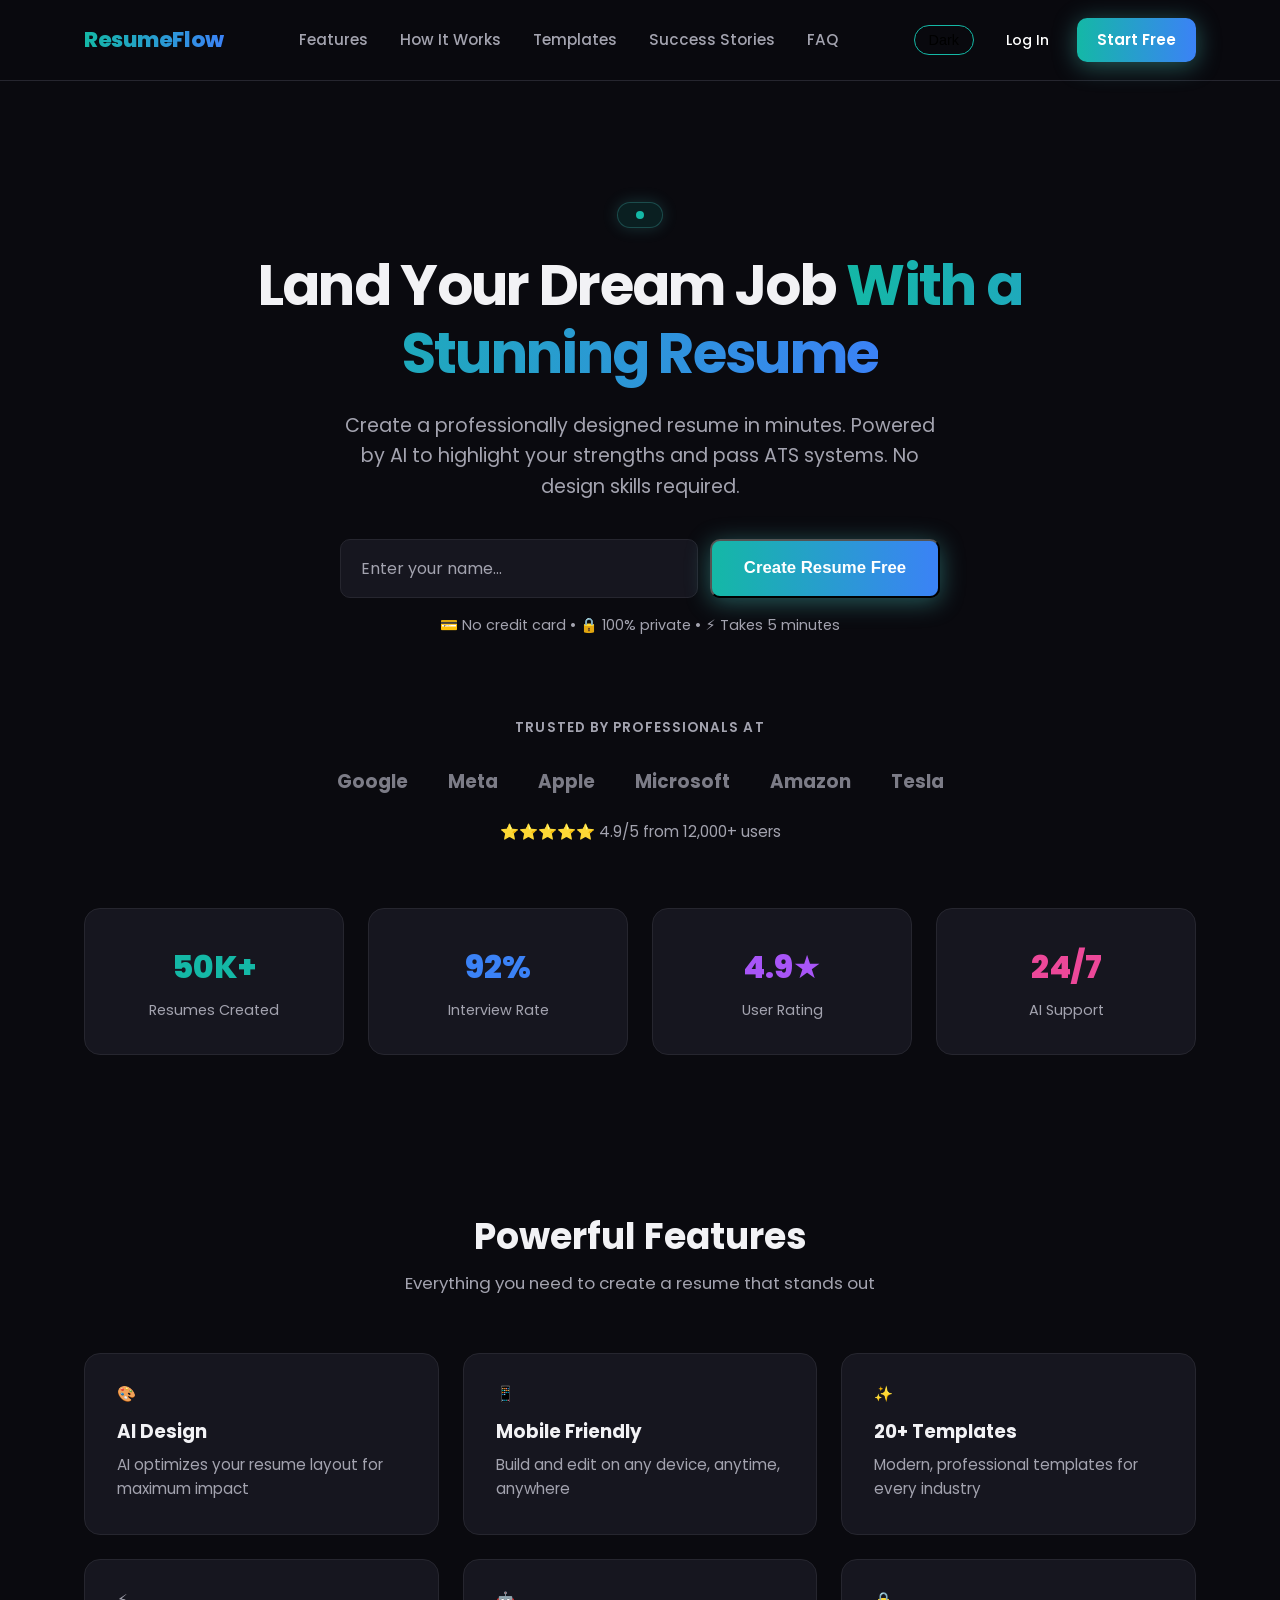
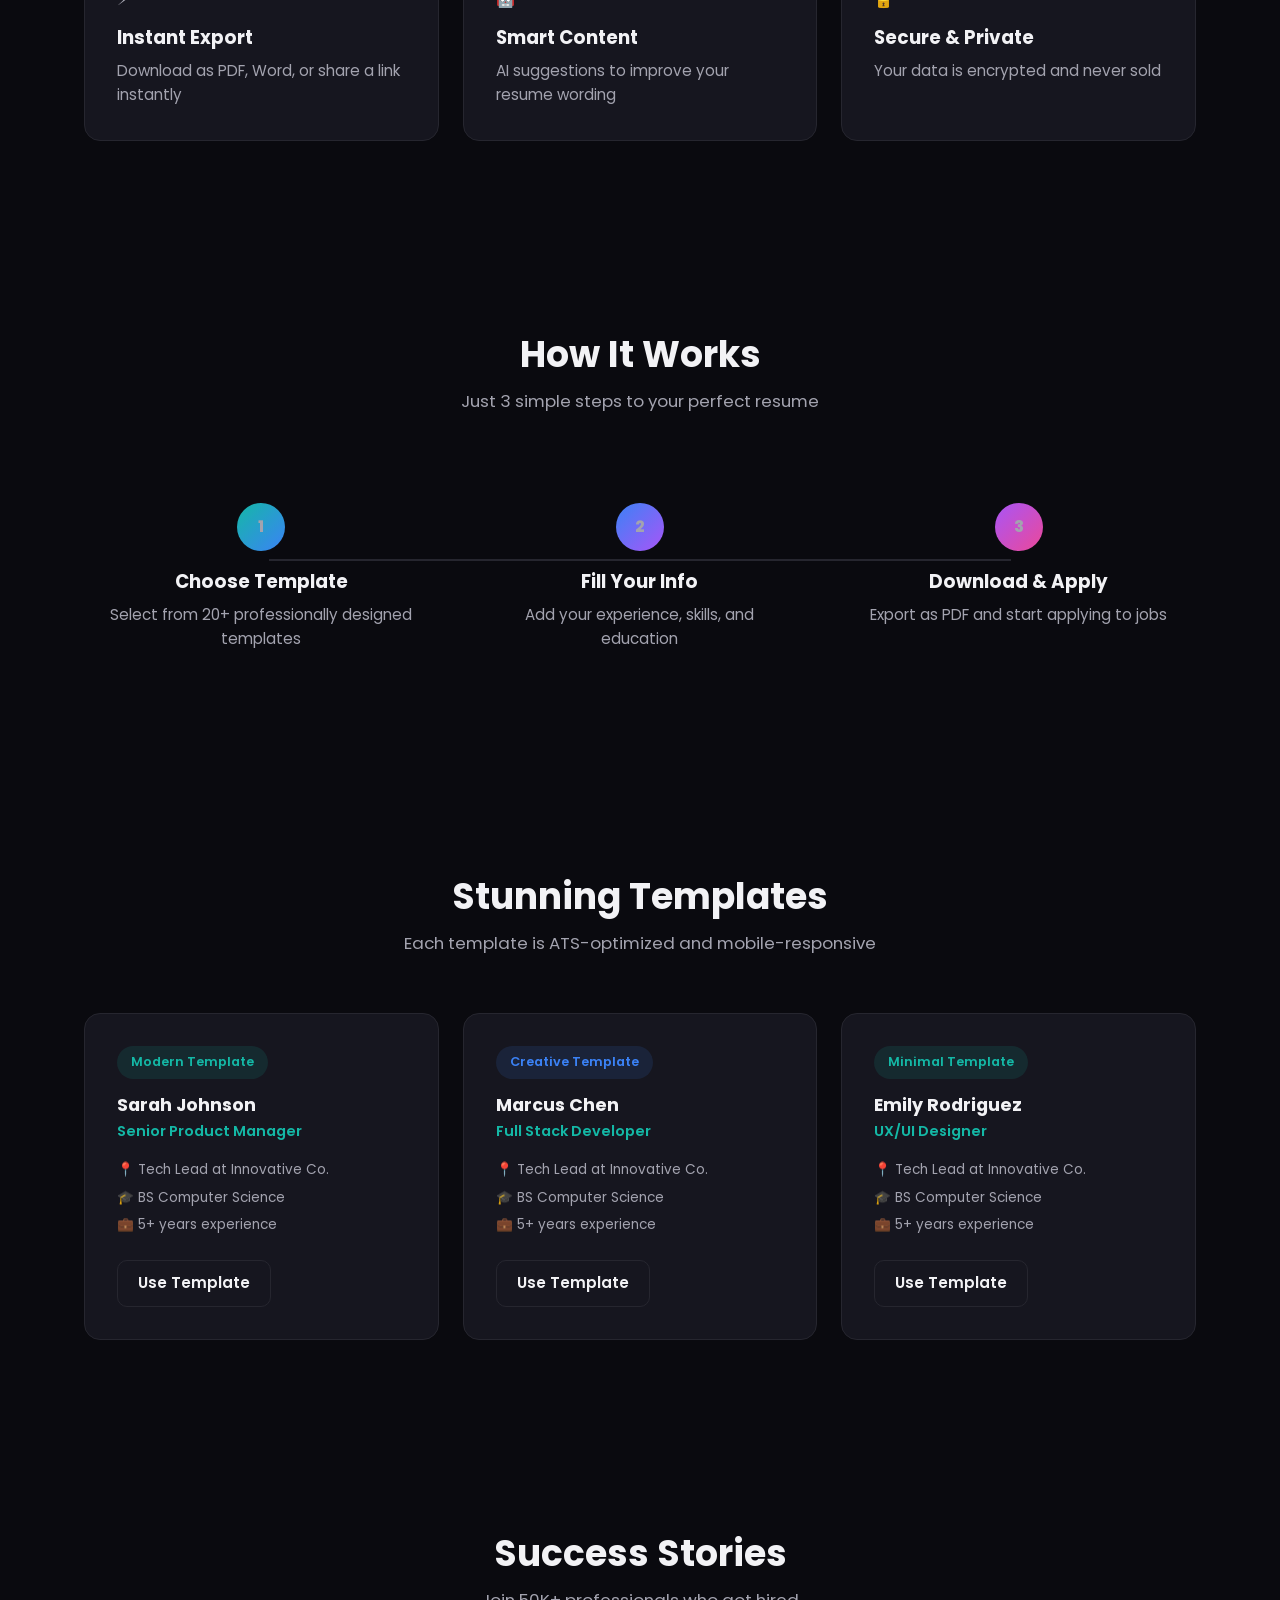
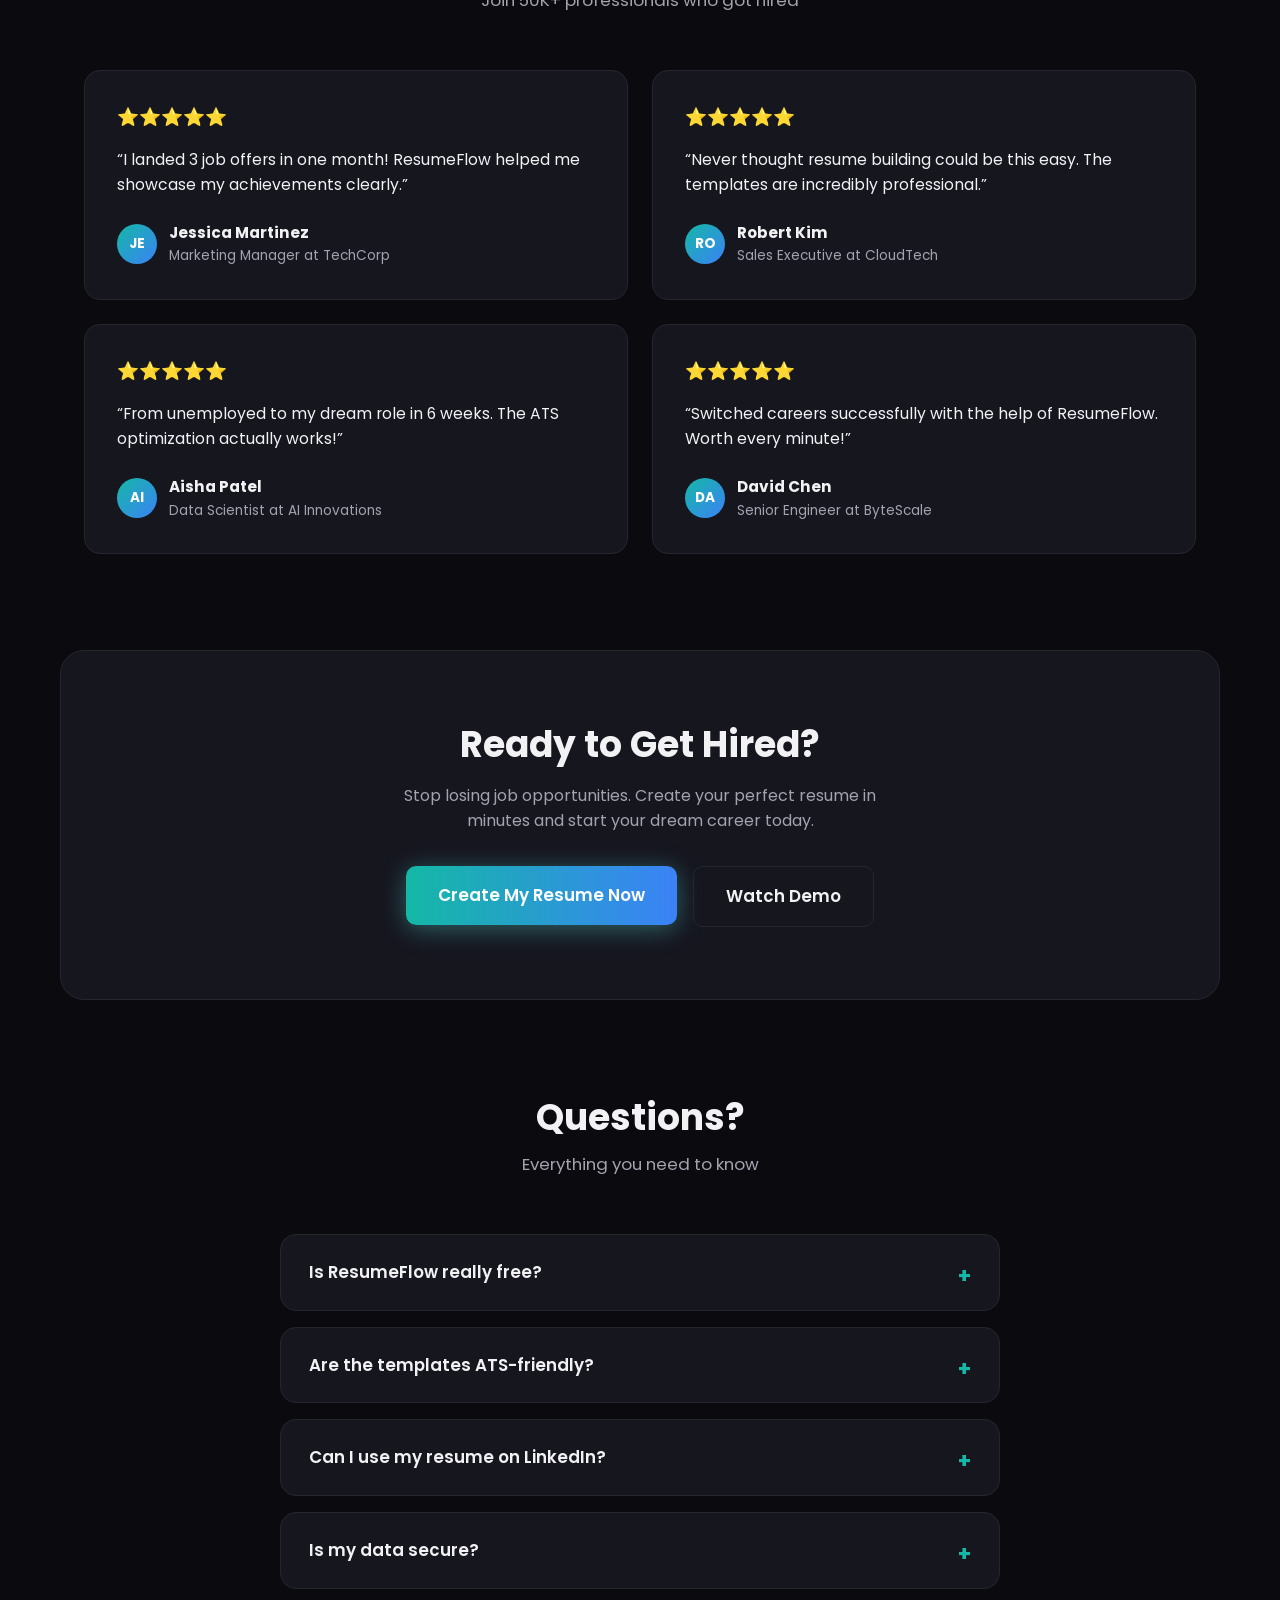
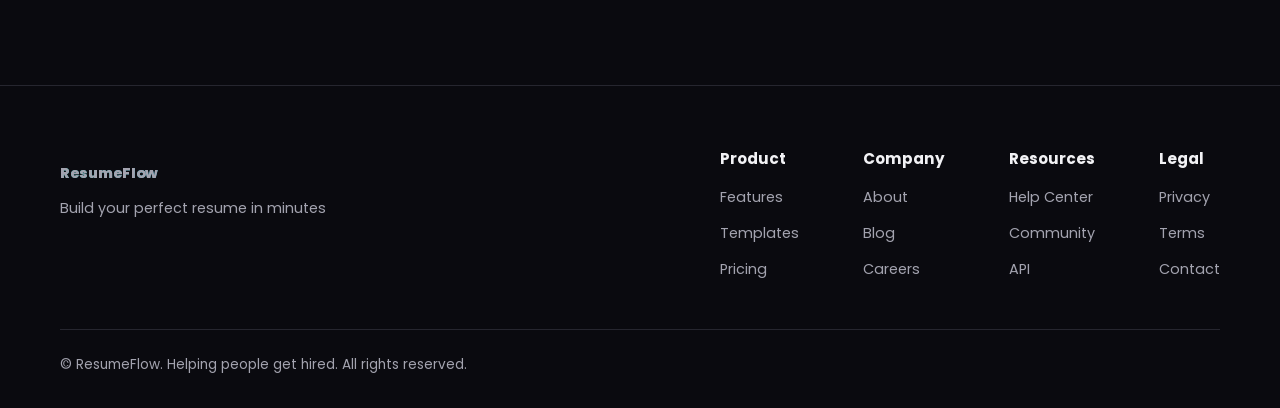
<file: index.html>
<!DOCTYPE html>
<html lang="en">
<head>
  <meta charset="UTF-8" />
  <meta name="viewport" content="width=device-width, initial-scale=1.0" />
  <title>ResumeFlow — Build Your Professional Resume Online</title>
  <meta name="description" content="Create a stunning resume in minutes with ResumeFlow. Professional templates, easy editing, and instant export. Free forever." />
  <link rel="preconnect" href="https://fonts.googleapis.com">
  <link rel="preconnect" href="https://fonts.gstatic.com" crossorigin>
  <link href="https://fonts.googleapis.com/css2?family=Poppins:wght@400;500;600;700;800&display=swap" rel="stylesheet">
  <link rel="stylesheet" href="style.css" />
</head>
<body>

  <header class="site-header">
    <nav class="navbar">
      <a href="#" class="logo">ResumeFlow</a>
      <input type="checkbox" id="nav-toggle" class="nav-toggle-input" />
      <ul class="nav-links" id="nav-links">
        <li><a href="#features">Features</a></li>
        <li><a href="#how-it-works">How It Works</a></li>
        <li><a href="#templates">Templates</a></li>
        <li><a href="#success-stories">Success Stories</a></li>
        <li><a href="#faq">FAQ</a></li>
      </ul>
      <button id="theme-toggle" class="theme-toggle-btn" aria-label="Toggle dark mode">Dark</button>
      <a href="login.html" class="nav-login-link">Log In</a>
<a href="signup.html" class="btn btn-primary btn-small">Start Free</a>
      <label for="nav-toggle" class="nav-toggle" aria-label="Toggle menu"></label>
    </nav>
  </header>

  <main>

    <!-- Hero -->
    <section class="hero">
      <p class="eyebrow" id="hero-eyebrow"></p>
      <h1 id="hero-headline">Land Your Dream Job <strong class="highlight">With a Stunning Resume</strong></h1>
      <p class="hero-description">
        Create a professionally designed resume in minutes. Powered by AI to highlight
        your strengths and pass ATS systems. No design skills required.
      </p>
      <form class="hero-form" onsubmit="return false;">
        <label for="hero-name" class="visually-hidden">Your name</label>
        <input type="text" id="hero-name" class="hero-input" placeholder="Enter your name..." />
        <button type="submit" class="btn btn-primary btn-large">Create Resume Free</button>
      </form>
      <p class="reassurance">💳 No credit card &bull; 🔒 100% private &bull; ⚡ Takes 5 minutes</p>
    </section>

    <!-- Trusted By -->
    <section class="trusted-by" aria-label="Companies whose employees trust ResumeFlow">
      <p class="trusted-by-label">Trusted by Professionals at</p>
      <ul class="logo-list">
        <li>Google</li>
        <li>Meta</li>
        <li>Apple</li>
        <li>Microsoft</li>
        <li>Amazon</li>
        <li>Tesla</li>
      </ul>
      <p class="trusted-by-rating" aria-label="4.9 out of 5 stars">⭐⭐⭐⭐⭐ 4.9/5 from 12,000+ users</p>
    </section>

    <!-- Stats strip -->
    <section class="stats" aria-label="ResumeFlow usage statistics">
      <article class="stat-card">
        <p class="stat-number stat-teal">50K+</p>
        <p class="stat-label">Resumes Created</p>
      </article>
      <article class="stat-card">
        <p class="stat-number stat-blue">92%</p>
        <p class="stat-label">Interview Rate</p>
      </article>
      <article class="stat-card">
        <p class="stat-number stat-purple">4.9★</p>
        <p class="stat-label">User Rating</p>
      </article>
      <article class="stat-card">
        <p class="stat-number stat-pink">24/7</p>
        <p class="stat-label">AI Support</p>
      </article>
    </section>

    <!-- Features -->
    <section class="features" id="features">
      <h2>Powerful Features</h2>
      <p class="section-subtitle">Everything you need to create a resume that stands out</p>

      <ul class="card-grid">
        <li class="card">
          <p class="card-icon" aria-hidden="true">🎨</p>
          <h3>AI Design</h3>
          <p>AI optimizes your resume layout for maximum impact</p>
        </li>
        <li class="card">
          <p class="card-icon" aria-hidden="true">📱</p>
          <h3>Mobile Friendly</h3>
          <p>Build and edit on any device, anytime, anywhere</p>
        </li>
        <li class="card">
          <p class="card-icon" aria-hidden="true">✨</p>
          <h3>20+ Templates</h3>
          <p>Modern, professional templates for every industry</p>
        </li>
        <li class="card">
          <p class="card-icon" aria-hidden="true">⚡</p>
          <h3>Instant Export</h3>
          <p>Download as PDF, Word, or share a link instantly</p>
        </li>
        <li class="card">
          <p class="card-icon" aria-hidden="true">🤖</p>
          <h3>Smart Content</h3>
          <p>AI suggestions to improve your resume wording</p>
        </li>
        <li class="card">
          <p class="card-icon" aria-hidden="true">🔒</p>
          <h3>Secure & Private</h3>
          <p>Your data is encrypted and never sold</p>
        </li>
      </ul>
    </section>

    <!-- How It Works -->
    <section class="how-it-works" id="how-it-works">
      <h2>How It Works</h2>
      <p class="section-subtitle">Just 3 simple steps to your perfect resume</p>

      <ol class="steps-grid">
        <li class="step-card">
          <p class="step-number step-number-1">1</p>
          <h3>Choose Template</h3>
          <p>Select from 20+ professionally designed templates</p>
        </li>
        <li class="step-card">
          <p class="step-number step-number-2">2</p>
          <h3>Fill Your Info</h3>
          <p>Add your experience, skills, and education</p>
        </li>
        <li class="step-card">
          <p class="step-number step-number-3">3</p>
          <h3>Download &amp; Apply</h3>
          <p>Export as PDF and start applying to jobs</p>
        </li>
      </ol>
    </section>

    <!-- Templates -->
    <section class="templates" id="templates">
      <h2>Stunning Templates</h2>
      <p class="section-subtitle">Each template is ATS-optimized and mobile-responsive</p>

      <ul class="card-grid template-grid">
        <li class="card template-card">
          <mark class="template-label template-label-green">Modern Template</mark>
          <h3>Sarah Johnson</h3>
          <p class="template-role">Senior Product Manager</p>
          <ul class="template-meta">
            <li>📍 Tech Lead at Innovative Co.</li>
            <li>🎓 BS Computer Science</li>
            <li>💼 5+ years experience</li>
          </ul>
          <a href="#" class="btn btn-outline btn-small">Use Template</a>
        </li>
        <li class="card template-card">
          <mark class="template-label template-label-teal">Creative Template</mark>
          <h3>Marcus Chen</h3>
          <p class="template-role">Full Stack Developer</p>
          <ul class="template-meta">
            <li>📍 Tech Lead at Innovative Co.</li>
            <li>🎓 BS Computer Science</li>
            <li>💼 5+ years experience</li>
          </ul>
          <a href="#" class="btn btn-outline btn-small">Use Template</a>
        </li>
        <li class="card template-card">
          <mark class="template-label template-label-green">Minimal Template</mark>
          <h3>Emily Rodriguez</h3>
          <p class="template-role">UX/UI Designer</p>
          <ul class="template-meta">
            <li>📍 Tech Lead at Innovative Co.</li>
            <li>🎓 BS Computer Science</li>
            <li>💼 5+ years experience</li>
          </ul>
          <a href="#" class="btn btn-outline btn-small">Use Template</a>
        </li>
      </ul>
    </section>

    <!-- Success Stories -->
    <section class="success-stories" id="success-stories">
      <h2>Success Stories</h2>
      <p class="section-subtitle">Join 50K+ professionals who got hired</p>

      <ul class="card-grid testimonial-grid">
        <li><figure class="card testimonial-card">
          <p class="stars" aria-label="5 out of 5 stars">⭐⭐⭐⭐⭐</p>
          <blockquote class="quote">I landed 3 job offers in one month! ResumeFlow helped me showcase my achievements clearly.</blockquote>
          <figcaption class="testimonial-person">
            <abbr class="avatar avatar-teal" title="Jessica Martinez">JE</abbr>
            <p>
              <cite class="testimonial-name">Jessica Martinez</cite>
              <span class="testimonial-role">Marketing Manager at TechCorp</span>
            </p>
          </figcaption>
        </figure></li>
        <li><figure class="card testimonial-card">
          <p class="stars" aria-label="5 out of 5 stars">⭐⭐⭐⭐⭐</p>
          <blockquote class="quote">Never thought resume building could be this easy. The templates are incredibly professional.</blockquote>
          <figcaption class="testimonial-person">
            <abbr class="avatar avatar-teal" title="Robert Kim">RO</abbr>
            <p>
              <cite class="testimonial-name">Robert Kim</cite>
              <span class="testimonial-role">Sales Executive at CloudTech</span>
            </p>
          </figcaption>
        </figure></li>
        <li><figure class="card testimonial-card">
          <p class="stars" aria-label="5 out of 5 stars">⭐⭐⭐⭐⭐</p>
          <blockquote class="quote">From unemployed to my dream role in 6 weeks. The ATS optimization actually works!</blockquote>
          <figcaption class="testimonial-person">
            <abbr class="avatar avatar-teal" title="Aisha Patel">AI</abbr>
            <p>
              <cite class="testimonial-name">Aisha Patel</cite>
              <span class="testimonial-role">Data Scientist at AI Innovations</span>
            </p>
          </figcaption>
        </figure></li>
        <li><figure class="card testimonial-card">
          <p class="stars" aria-label="5 out of 5 stars">⭐⭐⭐⭐⭐</p>
          <blockquote class="quote">Switched careers successfully with the help of ResumeFlow. Worth every minute!</blockquote>
          <figcaption class="testimonial-person">
            <abbr class="avatar avatar-teal" title="David Chen">DA</abbr>
            <p>
              <cite class="testimonial-name">David Chen</cite>
              <span class="testimonial-role">Senior Engineer at ByteScale</span>
            </p>
          </figcaption>
        </figure></li>
      </ul>
    </section>

    <!-- CTA band -->
    <section class="cta-band">
      <h2>Ready to Get Hired?</h2>
      <p>Stop losing job opportunities. Create your perfect resume in minutes and start your dream career today.</p>
      <menu class="cta-actions">
        <li><a href="#" class="btn btn-primary btn-large">Create My Resume Now</a></li>
        <li><a href="#" class="btn btn-outline btn-large">Watch Demo</a></li>
      </menu>
    </section>

    <!-- FAQ -->
    <section class="faq" id="faq">
      <h2>Questions?</h2>
      <p class="section-subtitle">Everything you need to know</p>

      <ul class="faq-list">
        <li><article class="faq-item">
          <details>
            <summary>Is ResumeFlow really free?</summary>
            <p>Yes! ResumeFlow is completely free with unlimited resumes. Premium features are coming soon for advanced users.</p>
          </details>
        </article></li>
        <li><article class="faq-item">
          <details>
            <summary>Are the templates ATS-friendly?</summary>
            <p>Absolutely. All templates are optimized and tested to pass applicant tracking systems used by major companies.</p>
          </details>
        </article></li>
        <li><article class="faq-item">
          <details>
            <summary>Can I use my resume on LinkedIn?</summary>
            <p>Yes! You can export your resume details and use them directly to update your LinkedIn profile.</p>
          </details>
        </article></li>
        <li><article class="faq-item">
          <details>
            <summary>Is my data secure?</summary>
            <p>Your data is encrypted end-to-end and stored securely. You can delete everything anytime with one click.</p>
          </details>
        </article></li>
      </ul>
    </section>

  </main>

  <footer class="site-footer">
    <div class="footer-top">
      <div class="footer-brand">
        <p class="logo">ResumeFlow</p>
        <p>Build your perfect resume in minutes</p>
      </div>

      <div class="footer-links">
        <nav class="footer-col" aria-label="Product">
          <h4>Product</h4>
          <ul>
            <li><a href="#features">Features</a></li>
            <li><a href="#templates">Templates</a></li>
            <li><a href="#">Pricing</a></li>
          </ul>
        </nav>
        <nav class="footer-col" aria-label="Company">
          <h4>Company</h4>
          <ul>
            <li><a href="#">About</a></li>
            <li><a href="#">Blog</a></li>
            <li><a href="#">Careers</a></li>
          </ul>
        </nav>
        <nav class="footer-col" aria-label="Resources">
          <h4>Resources</h4>
          <ul>
            <li><a href="#">Help Center</a></li>
            <li><a href="#">Community</a></li>
            <li><a href="#">API</a></li>
          </ul>
        </nav>
        <nav class="footer-col" aria-label="Legal">
          <h4>Legal</h4>
          <ul>
            <li><a href="#">Privacy</a></li>
            <li><a href="#">Terms</a></li>
            <li><a href="#">Contact</a></li>
          </ul>
        </nav>
      </div>
    </div>

    <p class="copyright">&copy; <time id="year"></time> ResumeFlow. Helping people get hired. All rights reserved.</p>
  </footer>

  <script src="script.js"></script>
</body>
</html>
</file>
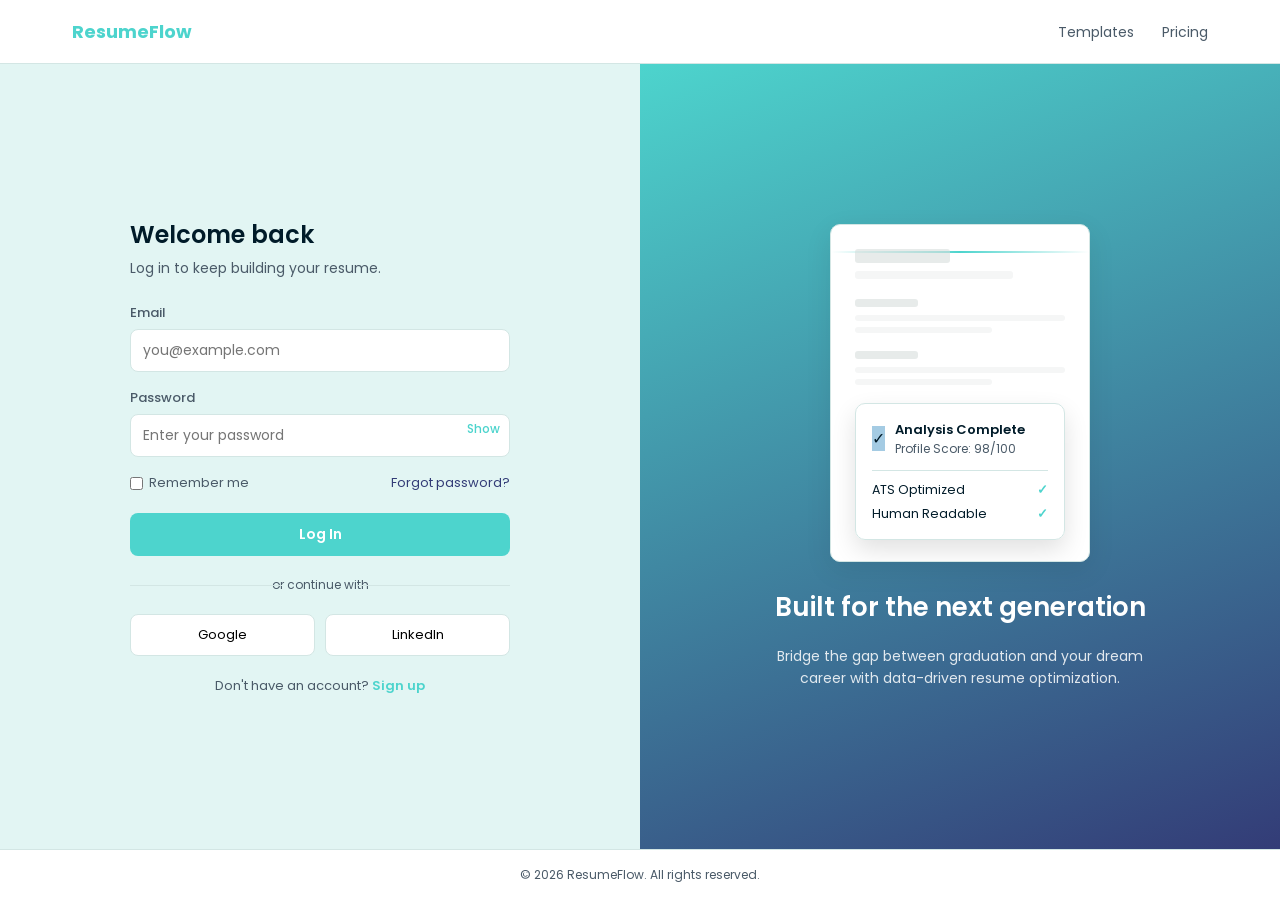
<file: login.html>
<!DOCTYPE html>
<html lang="en">
<head>
<meta charset="UTF-8">
<meta name="viewport" content="width=device-width, initial-scale=1.0">
<title>Log In — ResumeFlow</title>
<link rel="preconnect" href="https://fonts.googleapis.com">
<link rel="preconnect" href="https://fonts.gstatic.com" crossorigin>
<link href="https://fonts.googleapis.com/css2?family=Poppins:wght@400;500;600;700&display=swap" rel="stylesheet">
<link rel="stylesheet" href="login.css">
</head>
<body>

<header class="site-header">
  <nav>
    <a href="index.html" class="logo">ResumeFlow</a>
    <ul class="nav-links">
      <li><a href="#">Templates</a></li>
      <li><a href="#">Pricing</a></li>
    </ul>
  </nav>
</header>

<main class="auth-page">

  <section class="auth-form-side">
    <div class="auth-box">

      <h1 class="form-title">Welcome back</h1>
      <p class="form-subtitle">Log in to keep building your resume.</p>

      <form class="auth-form" id="authForm">
        <div class="form-field">
          <label for="email">Email</label>
          <input type="email" id="email" name="email" placeholder="you@example.com" required>
        </div>

        <div class="form-field password-field">
          <label for="password">Password</label>
          <input type="password" id="password" name="password" placeholder="Enter your password" required>
          <button type="button" class="toggle-password" data-target="password">Show</button>
        </div>

        <div class="form-row">
          <label class="remember-me">
            <input type="checkbox" name="remember">
            Remember me
          </label>
          <a href="#">Forgot password?</a>
        </div>

        <button type="submit" class="btn-primary">Log In</button>
      </form>

      <p class="auth-divider">or continue with</p>

      <div class="social-row">
        <button type="button" class="btn-social">Google</button>
        <button type="button" class="btn-social">LinkedIn</button>
      </div>

      <p class="auth-switch">Don't have an account? <a href="signup.html">Sign up</a></p>
    </div>
  </section>

  <section class="auth-info-side">
    <div class="info-content">

      <div class="resume-mock">
        <div class="scan-line"></div>

        <div class="mock-block mock-header"></div>
        <div class="mock-block mock-sub"></div>

        <div class="mock-section">
          <div class="mock-block mock-label"></div>
          <div class="mock-block mock-line"></div>
          <div class="mock-block mock-line short"></div>
        </div>

        <div class="mock-section">
          <div class="mock-block mock-label"></div>
          <div class="mock-block mock-line"></div>
          <div class="mock-block mock-line short"></div>
        </div>

        <div class="verify-card">
          <div class="verify-head">
            <span class="verify-icon">✓</span>
            <div class="verify-text">
              <p class="verify-title">Analysis Complete</p>
              <p class="verify-score">Profile Score: 98/100</p>
            </div>
          </div>
          <ul class="verify-list">
            <li class="verify-row"><span>ATS Optimized</span><span class="verify-check">✓</span></li>
            <li class="verify-row"><span>Human Readable</span><span class="verify-check">✓</span></li>
          </ul>
        </div>
      </div>

      <h2>Built for the next generation</h2>
      <p class="info-subtext">Bridge the gap between graduation and your dream career with data-driven resume optimization.</p>
    </div>
  </section>

</main>

<footer class="site-footer">
  <p id="year"></p>
</footer>

<script src="login.js"></script>
</body>
</html>
</file>
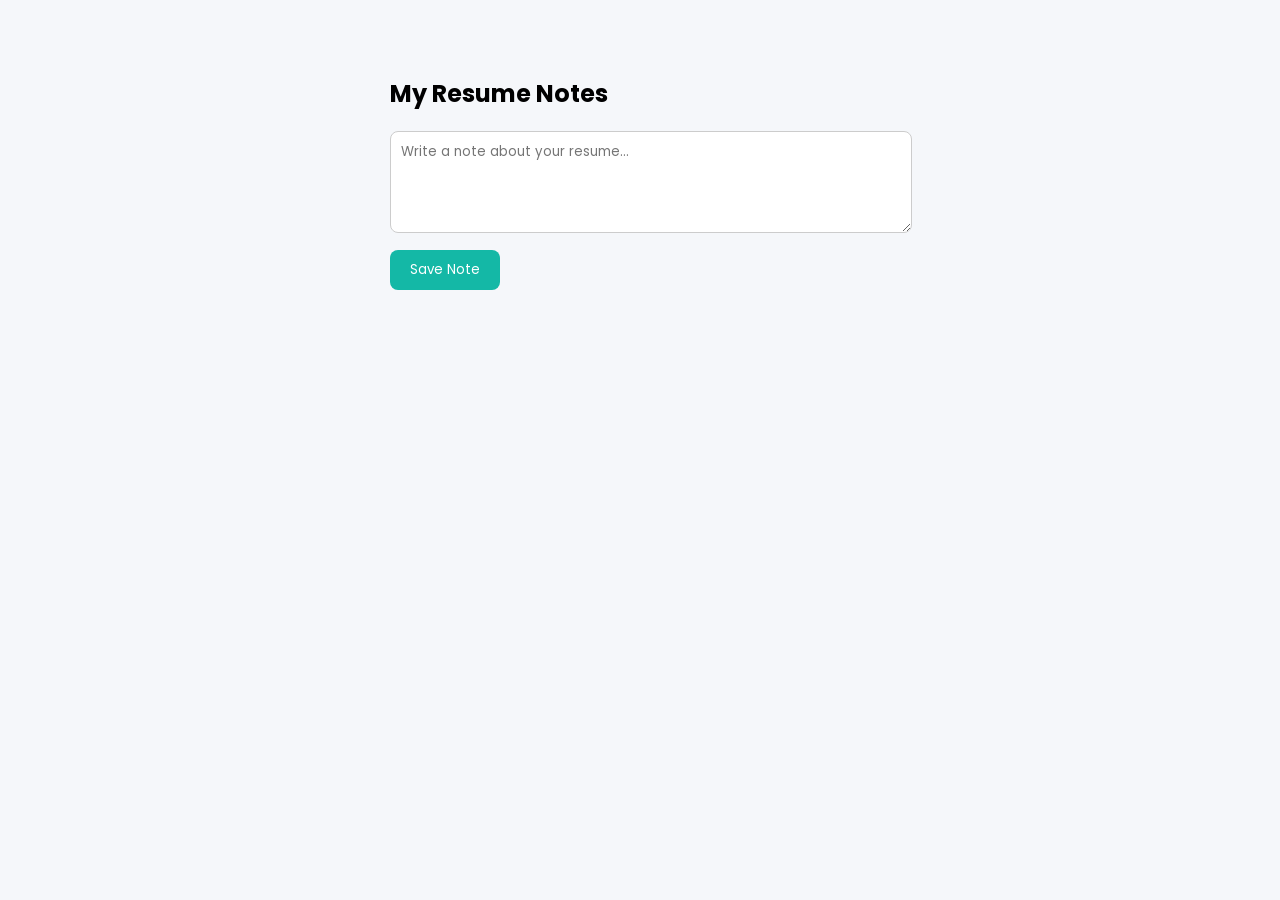
<file: notes.html>
<!DOCTYPE html>
<html lang="en">
<head>
  <meta charset="UTF-8" />
  <meta name="viewport" content="width=device-width, initial-scale=1.0" />
  <title>My Notes — IndexedDB Demo</title>
  <link href="https://fonts.googleapis.com/css2?family=Poppins:wght@400;500;600;700&display=swap" rel="stylesheet">
  <style>
    body {
      font-family: 'Poppins', sans-serif;
      max-width: 500px;
      margin: 40px auto;
      padding: 20px;
      background-color: #f5f7fa;
    }
    h1 {
      font-size: 1.5rem;
      margin-bottom: 20px;
    }
    textarea {
      width: 100%;
      height: 80px;
      padding: 10px;
      font-family: inherit;
      border: 1px solid #ccc;
      border-radius: 8px;
      margin-bottom: 10px;
    }
    button {
      background-color: #14b8a6;
      color: white;
      border: none;
      padding: 10px 20px;
      border-radius: 8px;
      cursor: pointer;
      font-family: inherit;
    }
    ul {
      list-style: none;
      padding: 0;
      margin-top: 20px;
    }
    li {
      background-color: white;
      padding: 12px;
      margin-bottom: 8px;
      border-radius: 8px;
      display: flex;
      justify-content: space-between;
      align-items: center;
    }
    .delete-btn {
      background-color: #ef4444;
      padding: 4px 10px;
      font-size: 0.8rem;
    }
  </style>
</head>
<body>

  <h1>My Resume Notes</h1>

  <textarea id="noteInput" placeholder="Write a note about your resume..."></textarea>
  <button id="saveBtn">Save Note</button>

  <ul id="notesList"></ul>

  <script>
    var db;
    var request = indexedDB.open("resumeNotesDB", 1);

    request.onupgradeneeded = function (event) {
      db = event.target.result;
      db.createObjectStore("notes", { keyPath: "id", autoIncrement: true });
    };

    request.onsuccess = function (event) {
      db = event.target.result;
      loadNotes();
    };

    request.onerror = function (event) {
      console.log("db error: " + event.target.errorCode);
    };

    function saveNote() {
      var noteInput = document.getElementById("noteInput");
      var text = noteInput.value.trim();

      if (text === "") {
        return;
      }

      var transaction = db.transaction(["notes"], "readwrite");
      var store = transaction.objectStore("notes");
      store.add({ text: text });

      transaction.oncomplete = function () {
        noteInput.value = "";
        loadNotes();
      };
    }

    function loadNotes() {
      var list = document.getElementById("notesList");
      list.innerHTML = "";

      var transaction = db.transaction(["notes"], "readonly");
      var store = transaction.objectStore("notes");
      var request = store.openCursor();

      request.onsuccess = function (event) {
        var cursor = event.target.result;

        if (cursor) {
          var li = document.createElement("li");

          var span = document.createElement("span");
          span.textContent = cursor.value.text;

          var deleteBtn = document.createElement("button");
          deleteBtn.textContent = "Delete";
          deleteBtn.className = "delete-btn";
          deleteBtn.setAttribute("data-id", cursor.value.id);
          deleteBtn.addEventListener("click", function () {
            deleteNote(cursor.value.id);
          });

          li.appendChild(span);
          li.appendChild(deleteBtn);
          list.appendChild(li);

          cursor.continue();
        }
      };
    }

    function deleteNote(id) {
      var transaction = db.transaction(["notes"], "readwrite");
      var store = transaction.objectStore("notes");
      store.delete(id);

      transaction.oncomplete = function () {
        loadNotes();
      };
    }

    document.getElementById("saveBtn").addEventListener("click", saveNote);
  </script>

</body>
</html>
</file>
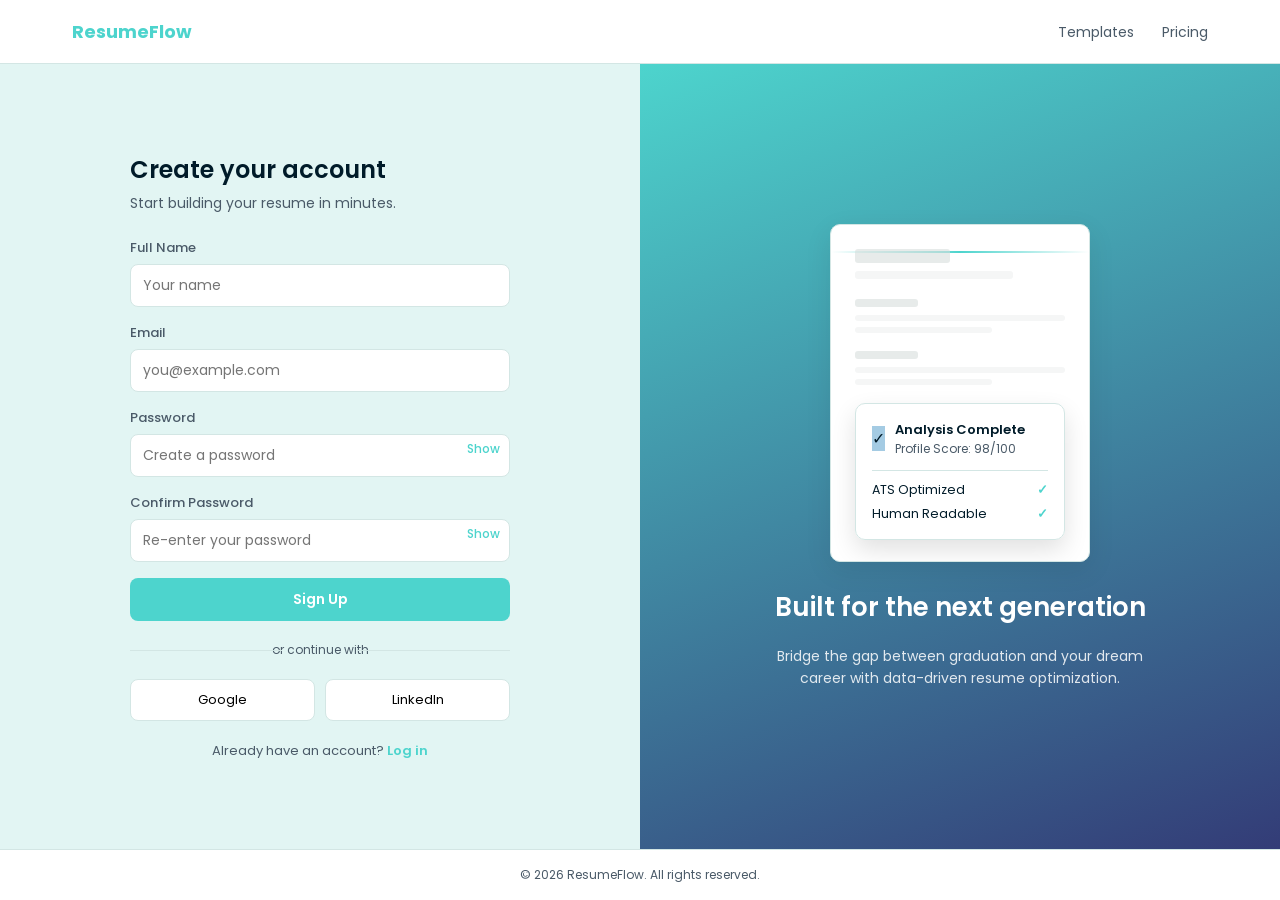
<file: signup.html>
<!DOCTYPE html>
<html lang="en">
<head>
<meta charset="UTF-8">
<meta name="viewport" content="width=device-width, initial-scale=1.0">
<title>Sign Up — ResumeFlow</title>
<link rel="preconnect" href="https://fonts.googleapis.com">
<link rel="preconnect" href="https://fonts.gstatic.com" crossorigin>
<link href="https://fonts.googleapis.com/css2?family=Poppins:wght@400;500;600;700&display=swap" rel="stylesheet">
<link rel="stylesheet" href="login.css">
</head>
<body>

<header class="site-header">
  <nav>
    <a href="index.html" class="logo">ResumeFlow</a>
    <ul class="nav-links">
      <li><a href="#">Templates</a></li>
      <li><a href="#">Pricing</a></li>
    </ul>
  </nav>
</header>

<main class="auth-page">

  <section class="auth-form-side">
    <div class="auth-box">

      <h1 class="form-title">Create your account</h1>
      <p class="form-subtitle">Start building your resume in minutes.</p>

      <form class="auth-form" id="authForm">
        <div class="form-field">
          <label for="name">Full Name</label>
          <input type="text" id="name" name="name" placeholder="Your name" required>
        </div>

        <div class="form-field">
          <label for="email">Email</label>
          <input type="email" id="email" name="email" placeholder="you@example.com" required>
        </div>

        <div class="form-field password-field">
          <label for="password">Password</label>
          <input type="password" id="password" name="password" placeholder="Create a password" required>
          <button type="button" class="toggle-password" data-target="password">Show</button>
        </div>

        <div class="form-field password-field">
          <label for="confirm-password">Confirm Password</label>
          <input type="password" id="confirm-password" name="confirm-password" placeholder="Re-enter your password" required>
          <button type="button" class="toggle-password" data-target="confirm-password">Show</button>
        </div>

        <button type="submit" class="btn-primary">Sign Up</button>
      </form>

      <p class="auth-divider">or continue with</p>

      <div class="social-row">
        <button type="button" class="btn-social">Google</button>
        <button type="button" class="btn-social">LinkedIn</button>
      </div>

      <p class="auth-switch">Already have an account? <a href="login.html">Log in</a></p>
    </div>
  </section>

  <section class="auth-info-side">
    <div class="info-content">

      <div class="resume-mock">
        <div class="scan-line"></div>

        <div class="mock-block mock-header"></div>
        <div class="mock-block mock-sub"></div>

        <div class="mock-section">
          <div class="mock-block mock-label"></div>
          <div class="mock-block mock-line"></div>
          <div class="mock-block mock-line short"></div>
        </div>

        <div class="mock-section">
          <div class="mock-block mock-label"></div>
          <div class="mock-block mock-line"></div>
          <div class="mock-block mock-line short"></div>
        </div>

        <div class="verify-card">
          <div class="verify-head">
            <span class="verify-icon">✓</span>
            <div class="verify-text">
              <p class="verify-title">Analysis Complete</p>
              <p class="verify-score">Profile Score: 98/100</p>
            </div>
          </div>
          <ul class="verify-list">
            <li class="verify-row"><span>ATS Optimized</span><span class="verify-check">✓</span></li>
            <li class="verify-row"><span>Human Readable</span><span class="verify-check">✓</span></li>
          </ul>
        </div>
      </div>

      <h2>Built for the next generation</h2>
      <p class="info-subtext">Bridge the gap between graduation and your dream career with data-driven resume optimization.</p>
    </div>
  </section>

</main>

<footer class="site-footer">
  <p id="year"></p>
</footer>

<script src="login.js"></script>
</body>
</html>
</file>
<file: style.css>
:root {
  --bg: #0a0a0f;
  --bg-alt: #111117;
  --card-bg: #16161f;
  --card-border: #26262f;
  --text: #f2f2f5;
  --text-muted: #a3a3af;
  --accent: #14b8a6;
  --accent-2: #3b82f6;
  --accent-hover: #0d9488;
  --accent-soft: rgba(20, 184, 166, 0.12);
  --accent-gradient: linear-gradient(90deg, #14b8a6, #3b82f6);
  --radius: 16px;
  --max-width: 1160px;
}

* {
  margin: 0;
  padding: 0;
  box-sizing: border-box;
}

body {
  background-color: var(--bg);
  color: var(--text);
  font-family: "Poppins", system-ui, -apple-system, sans-serif;
  line-height: 1.6;
  -webkit-font-smoothing: antialiased;
}

img {
  max-width: 100%;
  display: block;
}

a {
  color: inherit;
  text-decoration: none;
}

section {
  padding: 96px 24px;
  max-width: var(--max-width);
  margin: 0 auto;
}

h1, h2, h3, h4 {
  font-weight: 700;
  line-height: 1.2;
}

h2 {
  font-size: 2.25rem;
  text-align: center;
}

.section-subtitle {
  text-align: center;
  color: var(--text-muted);
  margin-top: 12px;
  font-size: 1.05rem;
}

.btn {
  display: inline-block;
  border-radius: 10px;
  font-weight: 600;
  text-align: center;
  transition: background-color 0.2s ease, transform 0.15s ease;
}

.btn-primary {
  background: var(--accent-gradient);
  color: #ffffff;
}

.btn-primary:hover {
  filter: brightness(1.08);
  transform: translateY(-1px);
}

.btn-small {
  padding: 10px 20px;
  font-size: 0.95rem;
}

.btn-large {
  padding: 16px 32px;
  font-size: 1.05rem;
}

.btn-outline {
  background: transparent;
  color: var(--text);
  border: 1px solid var(--card-border);
}

.btn-outline:hover {
  border-color: var(--accent);
  color: var(--accent);
}

.site-header {
  border-bottom: 1px solid var(--card-border);
  background-color: rgba(10, 10, 15, 0.85);
  backdrop-filter: blur(8px);
  position: sticky;
  top: 0;
  z-index: 10;
}

.navbar {
  position: relative;
  max-width: var(--max-width);
  margin: 0 auto;
  padding: 18px 24px;
  display: flex;
  align-items: center;
  justify-content: space-between;
  gap: 24px;
}

.logo {
  font-size: 1.35rem;
  font-weight: 800;
  letter-spacing: -0.02em;
  background: var(--accent-gradient);
  -webkit-background-clip: text;
  background-clip: text;
  color: transparent;
}

.nav-links {
  list-style: none;
  margin: 0;
  padding: 0;
  display: flex;
  gap: 32px;
  flex: 1;
  justify-content: center;
}

.nav-links a {
  color: var(--text-muted);
  font-weight: 500;
  font-size: 0.95rem;
}

.nav-links a:hover {
  color: var(--text);
}

.nav-toggle-input {
  position: absolute;
  opacity: 0;
  pointer-events: none;
}

.nav-toggle {
  display: none;
  position: relative;
  width: 28px;
  height: 20px;
  cursor: pointer;
}

.nav-toggle::before,
.nav-toggle::after {
  content: "";
  position: absolute;
  left: 0;
  width: 100%;
  height: 2px;
  background-color: var(--text);
  transition: transform 0.2s ease, box-shadow 0.2s ease;
  box-shadow: 0 9px 0 0 var(--text);
}

.nav-toggle::before {
  top: 0;
}

.nav-toggle::after {
  bottom: 0;
  box-shadow: none;
}

.nav-toggle-input:checked ~ .nav-toggle::before {
  transform: translateY(9px) rotate(45deg);
  box-shadow: 0 9px 0 0 transparent;
}

.nav-toggle-input:checked ~ .nav-toggle::after {
  transform: translateY(-9px) rotate(-45deg);
}

.hero {
  text-align: center;
  padding-top: 120px;
  padding-bottom: 80px;
}

.eyebrow {
  display: inline-flex;
  align-items: center;
  gap: 8px;
  background-color: var(--accent-soft);
  color: var(--accent);
  padding: 8px 18px;
  border-radius: 999px;
  font-size: 0.9rem;
  font-weight: 600;
  margin-bottom: 24px;
}

.eyebrow::before {
  content: "";
  width: 8px;
  height: 8px;
  border-radius: 50%;
  background-color: var(--accent);
  flex-shrink: 0;
}

.hero h1 {
  font-size: 3.5rem;
  letter-spacing: -0.03em;
  max-width: 780px;
  margin: 0 auto 24px;
}

.hero h1 .highlight {
  font-weight: inherit;
  background: var(--accent-gradient);
  -webkit-background-clip: text;
  background-clip: text;
  color: transparent;
}

.hero-description {
  color: var(--text-muted);
  font-size: 1.2rem;
  max-width: 600px;
  margin: 0 auto 36px;
}

.hero-form {
  display: flex;
  justify-content: center;
  gap: 12px;
  flex-wrap: wrap;
  margin-bottom: 16px;
}

.hero-input {
  background-color: var(--card-bg);
  border: 1px solid var(--card-border);
  border-radius: 10px;
  color: var(--text);
  padding: 16px 20px;
  font-family: inherit;
  font-size: 1rem;
  min-width: 260px;
}

.hero-input::placeholder {
  color: var(--text-muted);
}

.hero-input:focus {
  outline: none;
  border-color: var(--accent);
}

.visually-hidden {
  position: absolute;
  width: 1px;
  height: 1px;
  overflow: hidden;
  clip: rect(0 0 0 0);
  white-space: nowrap;
}

.reassurance {
  color: var(--text-muted);
  font-size: 0.9rem;
  margin-top: 16px;
}

.trusted-by {
  text-align: center;
  padding-top: 0;
  padding-bottom: 64px;
}

.trusted-by-label {
  color: var(--text-muted);
  font-size: 0.85rem;
  font-weight: 600;
  text-transform: uppercase;
  letter-spacing: 0.08em;
  margin-bottom: 28px;
}

.logo-list {
  list-style: none;
  display: flex;
  flex-wrap: wrap;
  justify-content: center;
  align-items: center;
  gap: 40px;
  margin-bottom: 24px;
}

.logo-list li {
  font-weight: 700;
  font-size: 1.15rem;
  color: var(--text-muted);
  opacity: 0.75;
  transition: opacity 0.2s ease, color 0.2s ease;
}

.logo-list li:hover {
  opacity: 1;
  color: var(--text);
}

.trusted-by-rating {
  color: var(--text-muted);
  font-size: 0.95rem;
}

.stats {
  display: grid;
  grid-template-columns: repeat(4, 1fr);
  gap: 24px;
  padding-top: 0;
  padding-bottom: 64px;
}

.stat-card {
  text-align: center;
  padding: 32px 16px;
  background-color: var(--card-bg);
  border: 1px solid var(--card-border);
  border-radius: var(--radius);
}

.stat-number {
  font-size: 2rem;
  font-weight: 800;
}

.stat-teal {
  color: var(--accent);
}

.stat-blue {
  color: var(--accent-2);
}

.stat-purple {
  color: #a855f7;
}

.stat-pink {
  color: #ec4899;
}

.stat-label {
  color: var(--text-muted);
  font-size: 0.9rem;
  margin-top: 6px;
}

.card-grid {
  list-style: none;
  padding: 0;
  display: grid;
  grid-template-columns: repeat(3, 1fr);
  gap: 24px;
  margin-top: 56px;
}

.card {
  background-color: var(--card-bg);
  border: 1px solid var(--card-border);
  border-radius: var(--radius);
  padding: 32px;
  margin: 0;
}

blockquote {
  margin: 0;
}

.card-icon {
  font-size: 2.25rem;
  line-height: 1;
  margin-bottom: 20px;
}

.features .card h3 {
  font-size: 1.15rem;
  margin-bottom: 10px;
}

.features .card p {
  color: var(--text-muted);
  font-size: 0.95rem;
}

.steps-grid {
  position: relative;
  list-style: none;
  display: grid;
  grid-template-columns: repeat(3, 1fr);
  gap: 24px;
  margin-top: 56px;
}

.steps-grid::before {
  content: "";
  position: absolute;
  top: 88px;
  left: 16.66%;
  right: 16.66%;
  height: 2px;
  background-color: var(--card-border);
  z-index: 0;
}

.step-card {
  text-align: center;
  padding: 32px 24px;
}

.step-number {
  position: relative;
  z-index: 1;
  width: 48px;
  height: 48px;
  line-height: 48px;
  margin: 0 auto 20px;
  border-radius: 50%;
  color: #ffffff;
  font-weight: 800;
  font-size: 1.2rem;
}

.step-number-1 {
  background: linear-gradient(135deg, var(--accent), var(--accent-2));
}

.step-number-2 {
  background: linear-gradient(135deg, var(--accent-2), #a855f7);
}

.step-number-3 {
  background: linear-gradient(135deg, #a855f7, #ec4899);
}

.step-card h3 {
  font-size: 1.15rem;
  margin-bottom: 10px;
}

.step-card p {
  color: var(--text-muted);
  font-size: 0.95rem;
}

.template-card h3 {
  font-size: 1.1rem;
  margin: 16px 0 4px;
}

.template-role {
  color: var(--accent);
  font-size: 0.9rem;
  font-weight: 600;
  margin-bottom: 16px;
}

.template-meta {
  list-style: none;
  padding: 0;
  color: var(--text-muted);
  font-size: 0.85rem;
  margin-bottom: 24px;
  display: flex;
  flex-direction: column;
  gap: 6px;
}

.template-label {
  display: inline-block;
  font-size: 0.8rem;
  font-weight: 600;
  padding: 6px 14px;
  border-radius: 999px;
  text-decoration: none;
}

.template-label-green {
  background-color: rgba(20, 184, 166, 0.12);
  color: var(--accent);
}

.template-label-teal {
  background-color: rgba(59, 130, 246, 0.12);
  color: var(--accent-2);
}

.testimonial-grid {
  grid-template-columns: repeat(2, 1fr);
}

.stars {
  color: var(--accent);
  font-size: 1.1rem;
  margin-bottom: 16px;
}

.quote {
  font-size: 0.98rem;
  margin-bottom: 24px;
  font-style: normal;
}

.quote::before {
  content: "\201C";
}

.quote::after {
  content: "\201D";
}

.testimonial-person {
  display: flex;
  align-items: center;
  gap: 12px;
}

.testimonial-person p {
  display: flex;
  flex-direction: column;
}

.avatar {
  display: inline-flex;
  align-items: center;
  justify-content: center;
  width: 40px;
  height: 40px;
  border-radius: 50%;
  font-size: 0.85rem;
  font-weight: 700;
  color: #ffffff;
  flex-shrink: 0;
  text-decoration: none;
  cursor: default;
}

.avatar-teal {
  background: linear-gradient(135deg, var(--accent), var(--accent-2));
}

.testimonial-name {
  font-weight: 700;
  font-size: 0.95rem;
  font-style: normal;
}

.testimonial-role {
  color: var(--text-muted);
  font-size: 0.85rem;
}

.cta-band {
  text-align: center;
  background-color: var(--card-bg);
  border: 1px solid var(--card-border);
  border-radius: 24px;
  max-width: var(--max-width);
  padding: 72px 24px;
}

.cta-band h2 {
  margin-bottom: 16px;
}

.cta-band p {
  color: var(--text-muted);
  max-width: 500px;
  margin: 0 auto 32px;
}

.cta-actions {
  list-style: none;
  margin: 0;
  padding: 0;
  display: flex;
  justify-content: center;
  gap: 16px;
  flex-wrap: wrap;
}

.cta-actions li {
  margin: 0;
}

.faq-list {
  list-style: none;
  padding: 0;
  max-width: 720px;
  margin: 56px auto 0;
  display: flex;
  flex-direction: column;
  gap: 16px;
}

.faq-item {
  background-color: var(--card-bg);
  border: 1px solid var(--card-border);
  border-radius: var(--radius);
  padding: 4px 28px;
}

.faq-item details {
  padding: 20px 0;
}

.faq-item summary {
  font-size: 1.05rem;
  font-weight: 600;
  cursor: pointer;
  list-style: none;
}

.faq-item summary::-webkit-details-marker {
  display: none;
}

.faq-item summary::after {
  content: "+";
  float: right;
  color: var(--accent);
  font-size: 1.3rem;
  font-weight: 700;
}

.faq-item details[open] summary::after {
  content: "−";
}

.faq-item details p {
  color: var(--text-muted);
  font-size: 0.95rem;
  margin-top: 14px;
}

.site-footer {
  border-top: 1px solid var(--card-border);
  padding: 64px 24px 32px;
}

.footer-top {
  max-width: var(--max-width);
  margin: 0 auto;
  display: flex;
  justify-content: space-between;
  gap: 48px;
  flex-wrap: wrap;
  margin-bottom: 48px;
}

.footer-brand p {
  color: var(--text-muted);
  margin-top: 12px;
  max-width: 280px;
  font-size: 0.9rem;
}

.footer-links {
  display: flex;
  gap: 64px;
  flex-wrap: wrap;
}

.footer-col h4 {
  font-size: 0.95rem;
  margin-bottom: 16px;
}

.footer-col ul {
  list-style: none;
  display: flex;
  flex-direction: column;
  gap: 10px;
}

.footer-col a {
  color: var(--text-muted);
  font-size: 0.9rem;
}

.footer-col a:hover {
  color: var(--text);
}

.copyright {
  max-width: var(--max-width);
  margin: 0 auto;
  color: var(--text-muted);
  font-size: 0.85rem;
  border-top: 1px solid var(--card-border);
  padding-top: 24px;
}

@media (max-width: 900px) {
  .stats {
    grid-template-columns: repeat(2, 1fr);
  }

  .card-grid {
    grid-template-columns: repeat(2, 1fr);
  }

  .steps-grid {
    grid-template-columns: 1fr;
    gap: 40px;
  }

  .steps-grid::before {
    display: none;
  }

  .testimonial-grid {
    grid-template-columns: 1fr;
  }

  .hero h1 {
    font-size: 2.75rem;
  }
}

@media (max-width: 640px) {
  section {
    padding: 64px 20px;
  }

  .navbar {
    flex-wrap: wrap;
    gap: 16px;
  }

  .nav-toggle {
    display: block;
    order: 2;
  }

  .btn-small {
    order: 1;
  }

  .nav-links {
    position: absolute;
    top: 100%;
    left: 0;
    right: 0;
    background-color: var(--bg);
    border-bottom: 1px solid var(--card-border);
    flex-direction: column;
    align-items: center;
    gap: 20px;
    max-height: 0;
    overflow: hidden;
    margin: 0;
    padding: 0 20px;
    transition: max-height 0.25s ease, padding 0.25s ease;
    z-index: 20;
  }

  .nav-toggle-input:checked ~ .nav-links {
    max-height: 320px;
    padding: 20px;
  }

  .hero {
    padding-top: 64px;
  }

  .hero h1 {
    font-size: 2.1rem;
  }

  .hero-description {
    font-size: 1.05rem;
  }

  .hero-form {
    flex-direction: column;
    align-items: center;
  }

  .hero-input {
    width: 100%;
    max-width: 320px;
    min-width: 0;
  }

  .stats {
    grid-template-columns: 1fr 1fr;
  }

  .logo-list {
    gap: 24px;
  }

  .logo-list li {
    font-size: 1rem;
  }

  .card-grid {
    grid-template-columns: 1fr;
  }

  .footer-top {
    flex-direction: column;
  }

  .footer-links {
    gap: 32px;
  }
}
.nav-login-link {
  color: #ffffff;
  text-decoration: none;
  font-size: 14px;
  font-weight: 500;
  margin-right: 4px;
}

.nav-login-link:hover {
  color: #4DD4CD;
}
.btn-primary {
  box-shadow: 0 4px 24px rgba(77, 212, 205, 0.4);
}

.btn-primary:hover {
  box-shadow: 0 6px 32px rgba(77, 212, 205, 0.55);
}

.eyebrow {
  box-shadow: 0 0 16px rgba(77, 212, 205, 0.2);
  border: 1px solid rgba(77, 212, 205, 0.25);
}

.theme-toggle-btn {
  background: none;
  border: 1px solid var(--accent, #ccc);
  border-radius: 20px;
  padding: 6px 14px;
  font-size: 0.9rem;
  cursor: pointer;
  margin-right: 0.5rem;
}

body[data-theme="dark"] {
  background-color: #121212;
  color: #e0e0e0;
}

body[data-theme="dark"] .site-header,
body[data-theme="dark"] .card,
body[data-theme="dark"] .step-card,
body[data-theme="dark"] .testimonial-card,
body[data-theme="dark"] .site-footer {
  background-color: #1e1e1e;
  color: #e0e0e0;
}

body[data-theme="dark"] .cta-band {
  background-color: #1a1a2e;
}
</file>
<file: login.css>
:root {
  --accent: #4DD4CD;
  --accent-2: #333C77;
  --text-dark: #001B29;
  --text-muted: #4a5a68;
  --border-color: #d3e6e4;
  --bg-page: #E2F5F3;
  --bg-card: #ffffff;
}

* {
  margin: 0;
  padding: 0;
  box-sizing: border-box;
}

body {
  font-family: 'Poppins', sans-serif;
  background: var(--bg-page);
  color: var(--text-dark);
  min-height: 100vh;
  display: flex;
  flex-direction: column;
}

.site-header {
  border-bottom: 1px solid var(--border-color);
  background: var(--bg-card);
}

.site-header nav {
  max-width: 1200px;
  margin: 0 auto;
  padding: 18px 32px;
  display: flex;
  justify-content: space-between;
  align-items: center;
}

.logo {
  font-weight: 700;
  font-size: 18px;
  color: var(--accent);
  text-decoration: none;
}

.nav-links {
  display: flex;
  gap: 28px;
  list-style: none;
}

.nav-links a {
  text-decoration: none;
  color: var(--text-muted);
  font-size: 14px;
}

.nav-links a:hover {
  color: var(--text-dark);
}

.auth-page {
  flex: 1;
  display: grid;
  grid-template-columns: 1fr;
}

@media (min-width: 900px) {
  .auth-page {
    grid-template-columns: 1fr 1fr;
  }
}

.auth-form-side {
  display: flex;
  align-items: center;
  justify-content: center;
  padding: 48px 24px;
}

.auth-box {
  width: 100%;
  max-width: 380px;
}

.tabs {
  display: flex;
  border-bottom: 1px solid var(--border-color);
  margin-bottom: 28px;
}

.tab-btn {
  flex: 1;
  background: none;
  border: none;
  font-family: inherit;
  padding: 10px 0;
  font-weight: 600;
  font-size: 14px;
  color: var(--text-muted);
  cursor: pointer;
  border-bottom: 2px solid transparent;
}

.tab-btn.active {
  color: var(--accent);
  border-bottom-color: var(--accent);
}

.form-title {
  font-size: 24px;
  font-weight: 600;
  margin-bottom: 6px;
}

.form-subtitle {
  color: var(--text-muted);
  font-size: 14px;
  margin-bottom: 24px;
}

.form-field {
  margin-bottom: 16px;
}

.form-field label {
  display: block;
  font-size: 13px;
  font-weight: 500;
  color: var(--text-muted);
  margin-bottom: 6px;
}

.form-field input {
  width: 100%;
  padding: 10px 12px;
  border-radius: 8px;
  border: 1px solid var(--border-color);
  background: var(--bg-card);
  font-family: inherit;
  font-size: 14px;
  outline: none;
}

.form-field input:focus {
  border-color: var(--accent);
}

.password-field {
  position: relative;
}

.toggle-password {
  position: absolute;
  right: 10px;
  top: 32px;
  background: none;
  border: none;
  cursor: pointer;
  font-size: 12px;
  color: var(--accent);
  font-family: inherit;
  font-weight: 500;
}

.form-row {
  display: flex;
  align-items: center;
  justify-content: space-between;
  margin-bottom: 20px;
  font-size: 13px;
}

.remember-me {
  display: flex;
  align-items: center;
  gap: 6px;
  color: var(--text-muted);
}

.form-row a {
  color: var(--accent-2);
  text-decoration: none;
}

.btn-primary {
  width: 100%;
  padding: 11px;
  border-radius: 8px;
  border: none;
  background: var(--accent);
  color: #fff;
  font-family: inherit;
  font-weight: 600;
  font-size: 14px;
  cursor: pointer;
}

.btn-primary:hover {
  background: #0a5959;
}

.auth-divider {
  text-align: center;
  color: var(--text-muted);
  font-size: 12px;
  margin: 20px 0;
  position: relative;
}

.auth-divider::before,
.auth-divider::after {
  content: "";
  position: absolute;
  top: 50%;
  width: 40%;
  height: 1px;
  background: var(--border-color);
}

.auth-divider::before { left: 0; }
.auth-divider::after { right: 0; }

.social-row {
  display: flex;
  gap: 10px;
}

.btn-social {
  flex: 1;
  padding: 10px;
  border-radius: 8px;
  border: 1px solid var(--border-color);
  background: var(--bg-card);
  font-family: inherit;
  font-size: 13px;
  cursor: pointer;
}

.btn-social:hover {
  border-color: var(--accent);
}

.auth-switch {
  margin-top: 20px;
  text-align: center;
  font-size: 13px;
  color: var(--text-muted);
}

.auth-switch a {
  color: var(--accent);
  font-weight: 600;
  text-decoration: none;
}

.auth-info-side {
  display: none;
  background: linear-gradient(160deg, var(--accent) 0%, var(--accent-2) 100%);
  color: #fff;
  align-items: center;
  justify-content: center;
  padding: 48px;
}

@media (min-width: 900px) {
  .auth-info-side {
    display: flex;
  }
}

.info-content {
  max-width: 380px;
  text-align: center;
}

.resume-mock {
  position: relative;
  background: #ffffff;
  border: 1px solid var(--border-color);
  border-radius: 10px;
  box-shadow: 0 8px 28px rgba(0, 0, 0, 0.08);
  padding: 24px;
  margin: 0 auto 28px;
  width: 260px;
  aspect-ratio: 1 / 1.3;
  overflow: hidden;
  text-align: left;
}

.scan-line {
  position: absolute;
  left: 0;
  right: 0;
  height: 2px;
  background: linear-gradient(90deg, transparent, var(--accent), transparent);
  top: 8%;
  animation: scanMove 6s ease-in-out infinite;
}

@keyframes scanMove {
  0% { top: 8%; opacity: 0; }
  10% { opacity: 1; }
  90% { opacity: 1; }
  100% { top: 92%; opacity: 0; }
}

.mock-block {
  background: #eef1f0;
  border-radius: 3px;
  opacity: 0.6;
}

.mock-header {
  height: 14px;
  width: 45%;
  margin-bottom: 8px;
  background: #d7dedd;
}

.mock-sub {
  height: 8px;
  width: 75%;
  margin-bottom: 20px;
}

.mock-section {
  margin-bottom: 18px;
}

.mock-label {
  height: 8px;
  width: 30%;
  margin-bottom: 8px;
  background: #d7dedd;
}

.mock-line {
  height: 6px;
  width: 100%;
  margin-bottom: 6px;
}

.mock-line.short {
  width: 65%;
}

.verify-card {
  position: static;
  margin-top: 16px;
  width: 100%;
  background: rgba(255, 255, 255, 0.94);
  border: 1px solid var(--border-color);
  border-radius: 10px;
  padding: 16px;
  box-shadow: 0 10px 24px rgba(0, 0, 0, 0.12);
}

.verify-head {
  display: flex;
  align-items: center;
  gap: 10px;
  padding-bottom: 12px;
  border-bottom: 1px solid var(--border-color);
  margin-bottom: 10px;
}

.verify-icon {
  background: #A4CBE3;
  color: #001B29;
}

.verify-title {
  font-size: 13px;
  font-weight: 600;
  color: var(--text-dark);
}

.verify-score {
  font-size: 12px;
  color: var(--text-muted);
}

.verify-list {
  list-style: none;
}

.verify-row {
  display: flex;
  justify-content: space-between;
  align-items: center;
  font-size: 12.5px;
  color: var(--text-dark);
  margin-bottom: 6px;
}

.verify-row:last-child {
  margin-bottom: 0;
}

.verify-check {
  color: var(--accent);
  font-weight: 700;
}

.info-content h2 {
  font-size: 22px;
  font-weight: 600;
  margin-bottom: 10px;
  color: #fff;
}

.info-subtext {
  font-size: 14px;
  color: rgba(255, 255, 255, 0.85);
  line-height: 1.6;
}

.info-content h2 {
  font-size: 26px;
  font-weight: 600;
  line-height: 1.35;
  margin-bottom: 20px;
}

.info-list {
  list-style: none;
  display: flex;
  flex-direction: column;
  gap: 12px;
}

.info-list li {
  font-size: 14px;
  padding-left: 22px;
  position: relative;
  opacity: 0.95;
}

.info-list li::before {
  content: "✓";
  position: absolute;
  left: 0;
  font-weight: 700;
}

.site-footer {
  border-top: 1px solid var(--border-color);
  background: var(--bg-card);
  text-align: center;
  padding: 16px;
  font-size: 12px;
  color: var(--text-muted);
}
</file>
